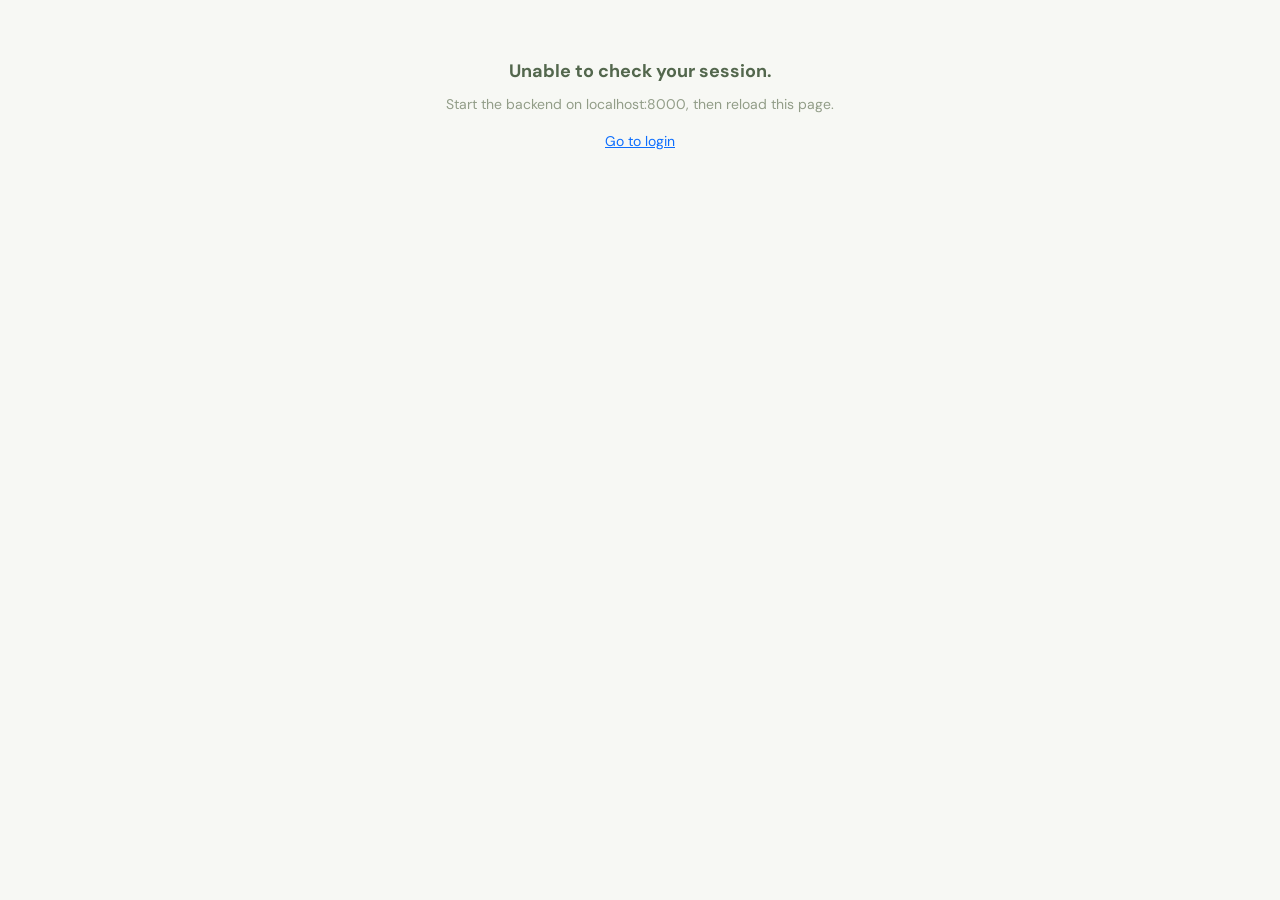
<file: frontend/index.html>
<!doctype html>
<html lang="en" class="auth-checking">
<head>
  <meta charset="utf-8">
  <meta name="viewport" content="width=device-width, initial-scale=1">
  <meta name="theme-color" content="#214e42">
  <title>Taskwell — Your everyday, organized</title>
  <link href="https://cdn.jsdelivr.net/npm/bootstrap@5.3.3/dist/css/bootstrap.min.css" rel="stylesheet">
  <link href="css/style.css" rel="stylesheet">
  <link href="css/auth.css" rel="stylesheet">
</head>
<body>
  <div class="app-shell">
    <aside class="sidebar">
      <a class="brand" href="index.html"><span class="brand-icon">✓</span> taskwell<span class="brand-dot">.</span></a>
      <div class="workspace-label">PERSONAL WORKSPACE</div>
      <nav aria-label="Task views" class="view-nav">
        <button class="nav-item active" data-view="all"><span>▦ &nbsp; All tasks</span><span id="nav-count">0</span></button>
        <button class="nav-item" data-view="today"><span>◷ &nbsp; Today</span></button>
        <button class="nav-item" data-view="upcoming"><span>▤ &nbsp; Upcoming</span></button>
        <button class="nav-item" data-view="completed"><span>✓ &nbsp; Completed</span></button>
      </nav>
      <div class="sidebar-note"><span class="note-spark">✳</span><h2>A little progress,<br>every day.</h2><p>Make room for what matters.<br>One task at a time.</p></div>
      <div class="storage-note"><span></span> Saved on this browser</div>
    </aside>
    <main>
      <header class="topbar"><span>Your everyday, organized.</span><div class="profile"><span id="header-date"></span><span class="account-name"></span><button id="logout" class="logout-button">Log out</button><span id="account-error" role="alert"></span></div></header>
      <div class="main-content">
        <section class="page-heading"><div><div class="eyebrow">LET’S MAKE THINGS HAPPEN</div><h1 id="view-title">All tasks<span>.</span></h1><p id="view-description">A clear mind starts with a little organization.</p></div><button class="btn btn-green" id="add-task">＋ &nbsp; New task</button></section>
        <section class="stats-grid" aria-label="Task summary">
          <article class="stat-card"><div><span>Total tasks</span><strong id="stat-total">0</strong></div><span class="stat-icon">▦</span></article>
          <article class="stat-card"><div><span>In progress</span><strong id="stat-active">0</strong></div><span class="stat-icon amber">◷</span></article>
          <article class="stat-card"><div><span>Completed</span><strong id="stat-done">0</strong></div><span class="stat-icon">✓</span></article>
          <article class="stat-card progress-card"><div><span>Your progress</span><strong id="stat-progress">0<span>%</span></strong><div class="progress-track"><div id="progress-fill"></div></div></div><span class="stat-icon">↗</span></article>
        </section>
        <section class="task-panel" aria-label="Tasks">
          <div class="panel-heading"><h2>Your task list <span id="list-count">0 tasks</span></h2><span class="small-note">Small steps. Big things.</span></div>
          <div class="toolbar"><div class="filter-tabs" role="group" aria-label="Filter by status"><button class="active" data-status="all">All</button><button data-status="active">Active</button><button data-status="completed">Completed</button></div><div class="search-sort"><input id="search" type="search" class="form-control" placeholder="Search tasks…" aria-label="Search tasks"><select id="sort" class="form-select" aria-label="Sort tasks"><option value="newest">Newest first</option><option value="due">Due date</option><option value="priority">Priority</option></select></div></div>
          <div class="list-labels"><span>TASK</span><span>PRIORITY</span><span>DUE DATE</span><span></span></div>
          <div id="task-list"></div>
          <div class="panel-footer"><span id="remaining-count">0 tasks left</span><button id="clear-completed">Clear completed</button></div>
        </section>
        <footer class="page-footer"><span>Less overwhelm. More getting things done.</span><span>Made for a more focused you <span class="footer-star">✳</span></span></footer>
      </div>
    </main>
  </div>
  <div class="modal fade" id="task-modal" tabindex="-1" aria-labelledby="modal-title" aria-hidden="true"><div class="modal-dialog modal-dialog-centered"><div class="modal-content"><form id="task-form"><div class="modal-header"><h2 class="modal-title fs-5" id="modal-title">New task</h2><button type="button" class="btn-close" data-bs-dismiss="modal" aria-label="Close"></button></div><div class="modal-body"><label class="form-label" for="task-title">Task title <span class="text-danger">*</span></label><input id="task-title" class="form-control mb-3" required maxlength="120" placeholder="What would you like to get done?"><label class="form-label" for="task-notes">Notes</label><textarea id="task-notes" class="form-control mb-3" maxlength="500" rows="3" placeholder="Add a little detail (optional)"></textarea><div class="row"><div class="col-sm-6 mb-3"><label class="form-label" for="task-priority">Priority</label><select id="task-priority" class="form-select"><option value="low">Low</option><option value="medium" selected>Medium</option><option value="high">High</option></select></div><div class="col-sm-6 mb-3"><label class="form-label" for="task-due">Due date</label><input id="task-due" class="form-control" type="date" min="0001-01-01" max="9999-12-31"></div></div></div><div class="modal-footer"><button type="button" class="btn btn-light" data-bs-dismiss="modal">Cancel</button><button class="btn btn-green" type="submit">Save task</button></div></form></div></div></div>
  <div id="announcement" class="visually-hidden" role="status" aria-live="polite"></div>
  <div id="storage-error" role="alert" hidden></div>
  <script src="https://code.jquery.com/jquery-3.7.1.min.js"></script>
  <script src="https://cdn.jsdelivr.net/npm/bootstrap@5.3.3/dist/js/bootstrap.bundle.min.js"></script>
  <script src="js/config.js?v=2"></script>
  <script src="js/session.js"></script>
  <script src="js/app.js"></script>
</body>
</html>
</file>
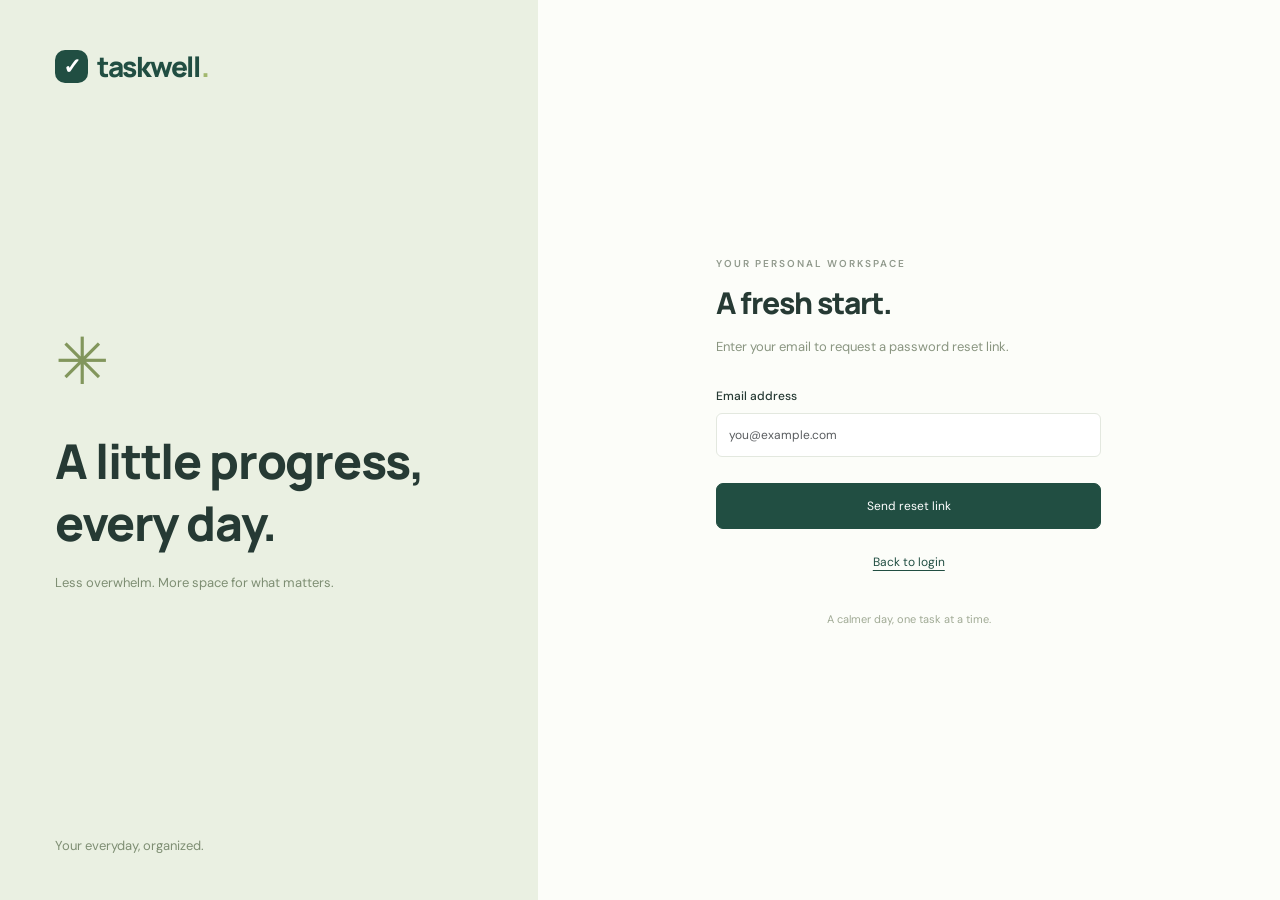
<file: frontend/forgot-password.html>
<!doctype html>
<html lang="en">
<head>
  <meta charset="utf-8"><meta name="viewport" content="width=device-width, initial-scale=1">
  <meta name="referrer" content="no-referrer">
  <title>A fresh start. · Taskwell</title>
  <link href="https://cdn.jsdelivr.net/npm/bootstrap@5.3.3/dist/css/bootstrap.min.css" rel="stylesheet">
  <link href="css/style.css" rel="stylesheet"><link href="css/auth.css" rel="stylesheet">
</head>
<body class="auth-page" data-auth-mode="forgot-password">
  <main class="auth-layout">
    <section class="auth-story"><a href="login.html" class="brand"><span class="brand-icon">✓</span> taskwell<span class="brand-dot">.</span></a><div><span class="note-spark">✳</span><h1>A little progress,<br>every day.</h1><p>Less overwhelm. More space for what matters.</p></div><span>Your everyday, organized.</span></section>
    <section class="auth-form-panel"><div class="auth-card"><div class="eyebrow">YOUR PERSONAL WORKSPACE</div><h2>A fresh start.</h2><p class="auth-description">Enter your email to request a password reset link.</p>
      <div id="auth-message" role="status" aria-live="polite" hidden></div>
      <form id="auth-form"><label class="form-label" for="email">Email address</label><input id="email" name="email" class="form-control mb-3" type="email" autocomplete="email" required maxlength="254" placeholder="you@example.com"><button class="btn btn-green w-100" type="submit">Send reset link</button></form>
      <nav class="auth-links" aria-label="Account"><a href="login.html">Back to login</a></nav>
      <p class="auth-footnote">A calmer day, one task at a time.</p>
    </div></section>
  </main>
  <script src="https://code.jquery.com/jquery-3.7.1.min.js"></script>
  <script src="js/config.js?v=2"></script><script src="js/auth.js"></script>
</body>
</html>
</file>
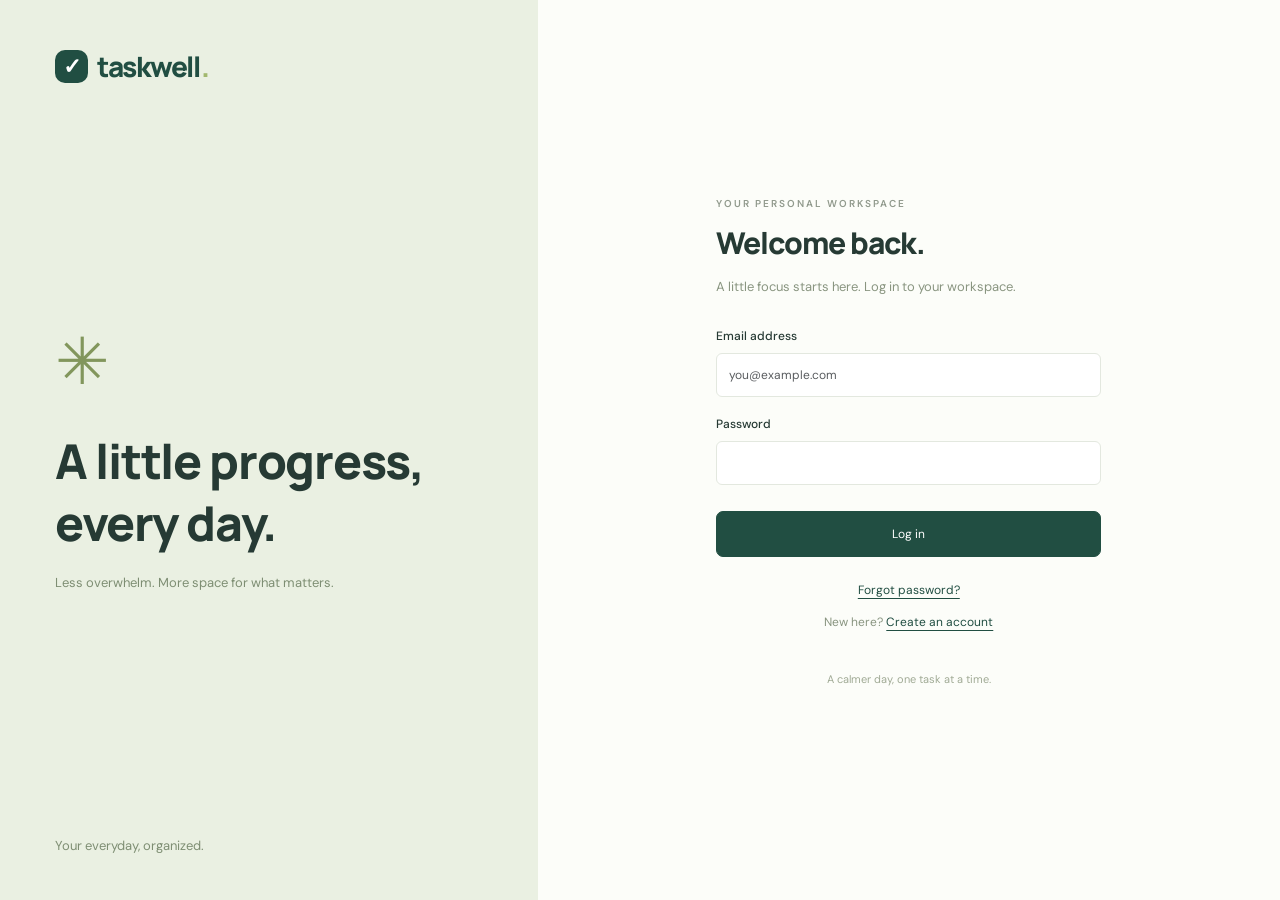
<file: frontend/login.html>
<!doctype html>
<html lang="en">
<head>
  <meta charset="utf-8"><meta name="viewport" content="width=device-width, initial-scale=1">
  <meta name="referrer" content="no-referrer">
  <title>Welcome back. · Taskwell</title>
  <link href="https://cdn.jsdelivr.net/npm/bootstrap@5.3.3/dist/css/bootstrap.min.css" rel="stylesheet">
  <link href="css/style.css" rel="stylesheet"><link href="css/auth.css" rel="stylesheet">
</head>
<body class="auth-page" data-auth-mode="login">
  <main class="auth-layout">
    <section class="auth-story"><a href="login.html" class="brand"><span class="brand-icon">✓</span> taskwell<span class="brand-dot">.</span></a><div><span class="note-spark">✳</span><h1>A little progress,<br>every day.</h1><p>Less overwhelm. More space for what matters.</p></div><span>Your everyday, organized.</span></section>
    <section class="auth-form-panel"><div class="auth-card"><div class="eyebrow">YOUR PERSONAL WORKSPACE</div><h2>Welcome back.</h2><p class="auth-description">A little focus starts here. Log in to your workspace.</p>
      <div id="auth-message" role="status" aria-live="polite" hidden></div>
      <form id="auth-form"><label class="form-label" for="email">Email address</label><input id="email" name="email" class="form-control mb-3" type="email" autocomplete="email" required maxlength="254" placeholder="you@example.com"><label class="form-label" for="password">Password</label><input id="password" name="password" class="form-control mb-3" type="password" autocomplete="current-password" required minlength="1" maxlength="128"><button class="btn btn-green w-100" type="submit">Log in</button></form>
      <nav class="auth-links" aria-label="Account"><a href="forgot-password.html">Forgot password?</a><span>New here? <a href="signup.html">Create an account</a></span></nav>
      <p class="auth-footnote">A calmer day, one task at a time.</p>
    </div></section>
  </main>
  <script src="https://code.jquery.com/jquery-3.7.1.min.js"></script>
  <script src="js/config.js?v=2"></script><script src="js/auth.js"></script>
</body>
</html>
</file>
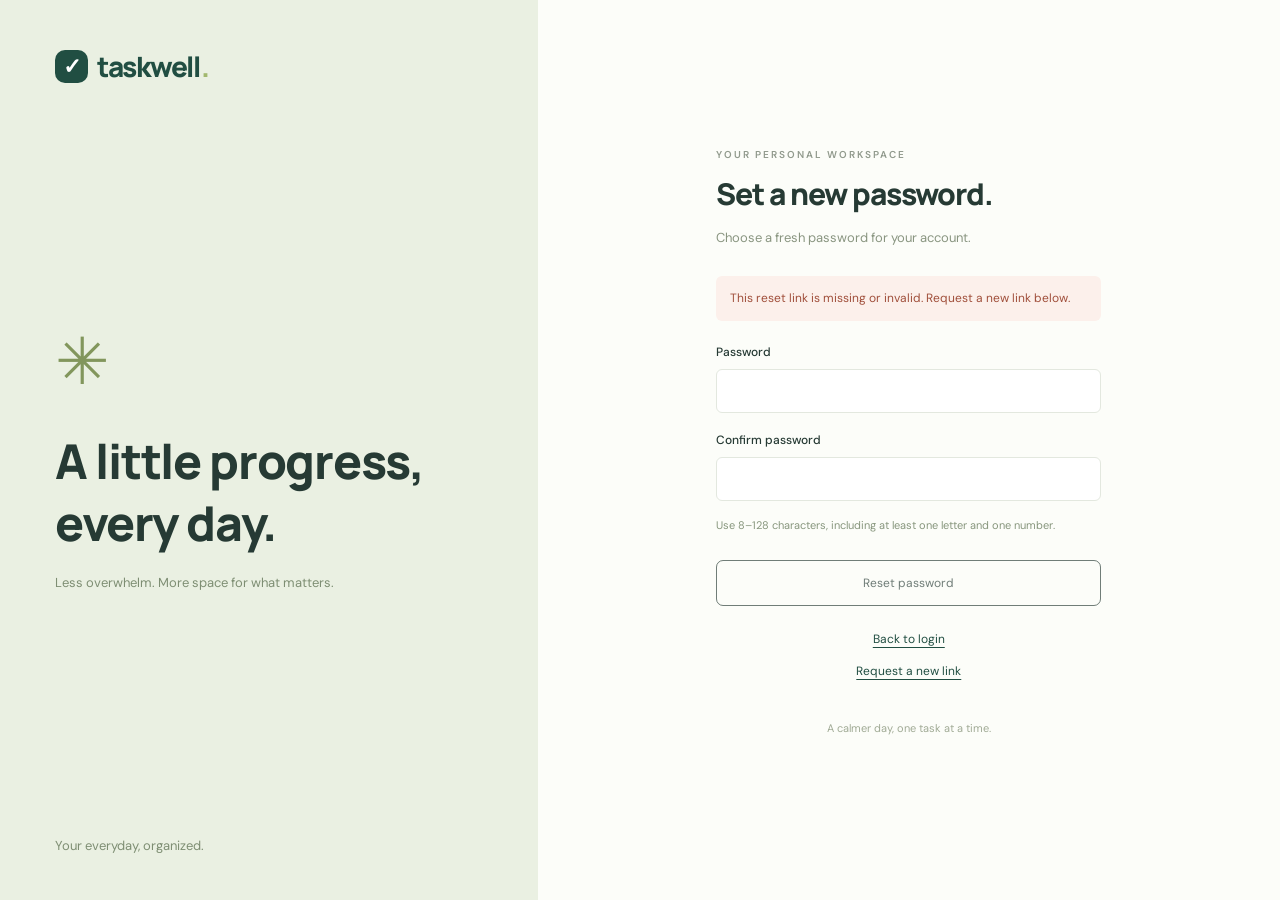
<file: frontend/reset-password.html>
<!doctype html>
<html lang="en">
<head>
  <meta charset="utf-8"><meta name="viewport" content="width=device-width, initial-scale=1">
  <meta name="referrer" content="no-referrer">
  <title>Set a new password. · Taskwell</title>
  <link href="https://cdn.jsdelivr.net/npm/bootstrap@5.3.3/dist/css/bootstrap.min.css" rel="stylesheet">
  <link href="css/style.css" rel="stylesheet"><link href="css/auth.css" rel="stylesheet">
</head>
<body class="auth-page" data-auth-mode="reset-password">
  <main class="auth-layout">
    <section class="auth-story"><a href="login.html" class="brand"><span class="brand-icon">✓</span> taskwell<span class="brand-dot">.</span></a><div><span class="note-spark">✳</span><h1>A little progress,<br>every day.</h1><p>Less overwhelm. More space for what matters.</p></div><span>Your everyday, organized.</span></section>
    <section class="auth-form-panel"><div class="auth-card"><div class="eyebrow">YOUR PERSONAL WORKSPACE</div><h2>Set a new password.</h2><p class="auth-description">Choose a fresh password for your account.</p>
      <div id="auth-message" role="status" aria-live="polite" hidden></div>
      <form id="auth-form"><label class="form-label" for="password">Password</label><input id="password" name="password" class="form-control mb-3" type="password" autocomplete="new-password" required minlength="8" maxlength="128"><label class="form-label" for="confirm_password">Confirm password</label><input id="confirm_password" name="confirm_password" class="form-control mb-3" type="password" autocomplete="new-password" required minlength="8" maxlength="128"><p class="password-hint">Use 8–128 characters, including at least one letter and one number.</p><button class="btn btn-green w-100" type="submit">Reset password</button></form>
      <nav class="auth-links" aria-label="Account"><a href="login.html">Back to login</a><a href="forgot-password.html">Request a new link</a></nav>
      <p class="auth-footnote">A calmer day, one task at a time.</p>
    </div></section>
  </main>
  <script src="https://code.jquery.com/jquery-3.7.1.min.js"></script>
  <script src="js/config.js?v=2"></script><script src="js/auth.js"></script>
</body>
</html>
</file>
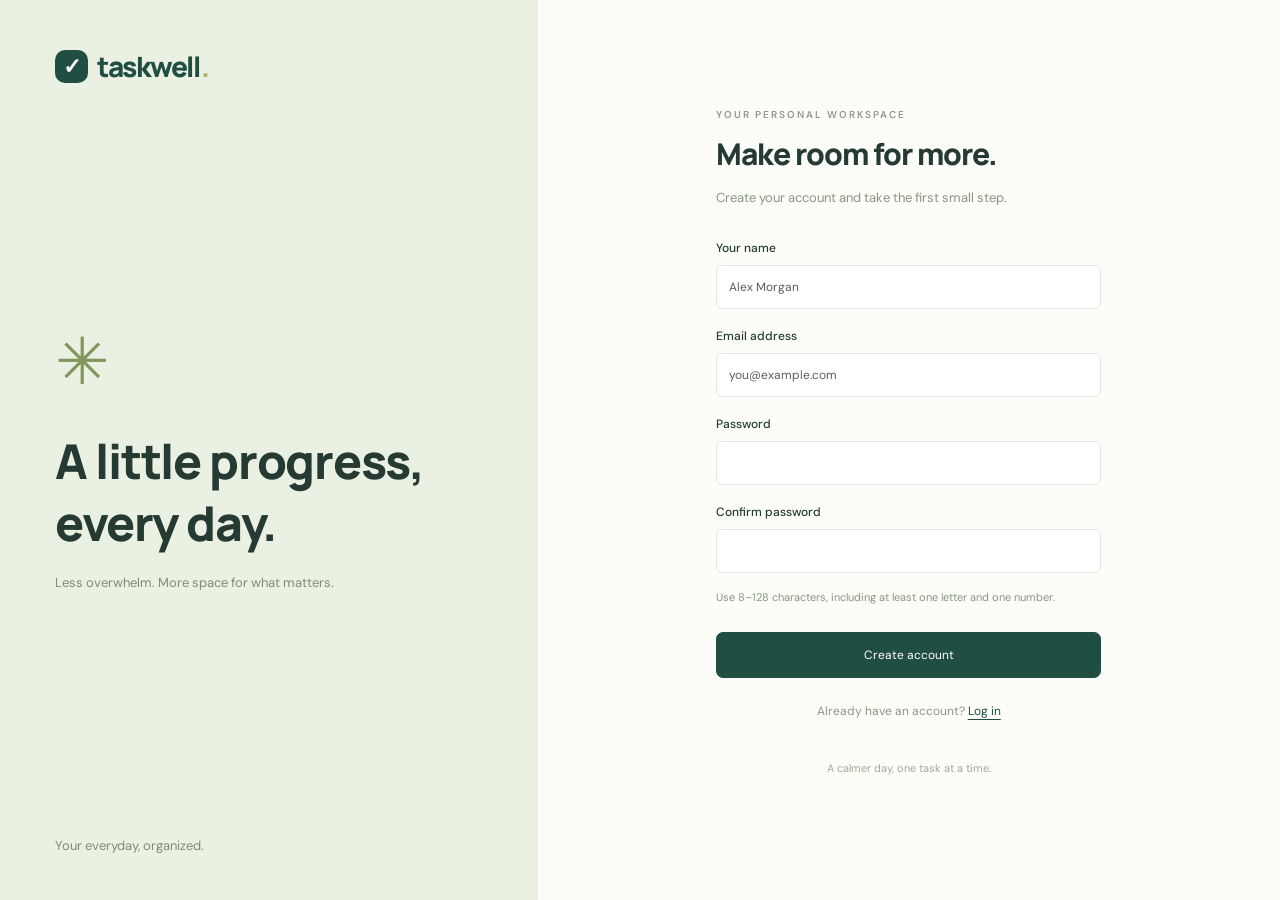
<file: frontend/signup.html>
<!doctype html>
<html lang="en">
<head>
  <meta charset="utf-8"><meta name="viewport" content="width=device-width, initial-scale=1">
  <meta name="referrer" content="no-referrer">
  <title>Make room for more. · Taskwell</title>
  <link href="https://cdn.jsdelivr.net/npm/bootstrap@5.3.3/dist/css/bootstrap.min.css" rel="stylesheet">
  <link href="css/style.css" rel="stylesheet"><link href="css/auth.css" rel="stylesheet">
</head>
<body class="auth-page" data-auth-mode="signup">
  <main class="auth-layout">
    <section class="auth-story"><a href="login.html" class="brand"><span class="brand-icon">✓</span> taskwell<span class="brand-dot">.</span></a><div><span class="note-spark">✳</span><h1>A little progress,<br>every day.</h1><p>Less overwhelm. More space for what matters.</p></div><span>Your everyday, organized.</span></section>
    <section class="auth-form-panel"><div class="auth-card"><div class="eyebrow">YOUR PERSONAL WORKSPACE</div><h2>Make room for more.</h2><p class="auth-description">Create your account and take the first small step.</p>
      <div id="auth-message" role="status" aria-live="polite" hidden></div>
      <form id="auth-form"><label class="form-label" for="name">Your name</label><input id="name" name="name" class="form-control mb-3" autocomplete="name" required minlength="2" maxlength="80" placeholder="Alex Morgan"><label class="form-label" for="email">Email address</label><input id="email" name="email" class="form-control mb-3" type="email" autocomplete="email" required maxlength="254" placeholder="you@example.com"><label class="form-label" for="password">Password</label><input id="password" name="password" class="form-control mb-3" type="password" autocomplete="new-password" required minlength="8" maxlength="128"><label class="form-label" for="confirm_password">Confirm password</label><input id="confirm_password" name="confirm_password" class="form-control mb-3" type="password" autocomplete="new-password" required minlength="8" maxlength="128"><p class="password-hint">Use 8–128 characters, including at least one letter and one number.</p><button class="btn btn-green w-100" type="submit">Create account</button></form>
      <nav class="auth-links" aria-label="Account"><span>Already have an account? <a href="login.html">Log in</a></span></nav>
      <p class="auth-footnote">A calmer day, one task at a time.</p>
    </div></section>
  </main>
  <script src="https://code.jquery.com/jquery-3.7.1.min.js"></script>
  <script src="js/config.js?v=2"></script><script src="js/auth.js"></script>
</body>
</html>
</file>
<file: frontend/css/style.css>
@import url('https://fonts.googleapis.com/css2?family=DM+Sans:wght@400;500;600;700&family=Manrope:wght@400;500;600;700;800&display=swap');
:root{--green:#214e42;--ink:#263a34;--muted:#87908b;--border:#e9ece6;--paper:#f7f8f4}*{box-sizing:border-box}body{margin:0;color:var(--ink);background:var(--paper);font-family:'DM Sans',sans-serif;font-size:14px}button,input,select,textarea{font:inherit}button,a,input,select,textarea{touch-action:manipulation}button:focus-visible,a:focus-visible{outline:3px solid #9dbb86;outline-offset:3px}.app-shell{display:flex;min-height:100vh}.sidebar{width:242px;flex-shrink:0;background:#fff;border-right:1px solid var(--border);padding:39px 24px 24px;display:flex;flex-direction:column}.brand{text-decoration:none;color:var(--green);font-family:Manrope,sans-serif;font-size:28px;font-weight:800;letter-spacing:-1.3px;display:flex;align-items:center;gap:9px}.brand-icon{font-size:22px;background:var(--green);color:white;border-radius:10px;width:33px;height:33px;text-align:center;line-height:33px}.brand-dot{color:#a2b86e;margin-left:-8px}.workspace-label{font-size:10px;letter-spacing:1.8px;color:#979e97;margin:54px 10px 18px}.view-nav{display:grid;gap:8px}.nav-item{border:0;background:transparent;color:#79827b;display:flex;justify-content:space-between;text-align:left;align-items:center;padding:13px 15px;border-radius:7px;font-weight:500}.nav-item.active{color:var(--green);background:#edf2e8}.nav-item #nav-count{background:#dce7d3;border-radius:5px;padding:1px 7px;font-size:11px}.sidebar-note{margin-top:auto;padding:25px 16px 23px;background:#f5f6ee;border-radius:9px}.note-spark{font-size:38px;color:#82965c}.sidebar-note h2{font-family:Manrope,sans-serif;font-size:19px;line-height:1.5;font-weight:700;margin:10px 0}.sidebar-note p{font-size:12px;line-height:1.9;color:#8b9384;margin:0}.storage-note{font-size:10px;color:#959c94;margin:24px 4px 0;display:flex;align-items:center;gap:7px}.storage-note span{width:6px;height:6px;background:#8ba979;border-radius:50%}main{flex:1;min-width:0}.topbar{height:88px;border-bottom:1px solid var(--border);display:flex;align-items:center;justify-content:space-between;padding:0 46px;color:#8b928b;font-size:12px}.profile{display:flex;gap:22px;align-items:center}.avatar{border:1px solid #d9e1ce;background:#ecf0e4;color:#617250;border-radius:50%;width:35px;height:35px;display:grid;place-items:center;font-size:9px;font-weight:700}.main-content{max-width:1280px;margin:auto;padding:45px 46px}.page-heading{display:flex;align-items:center;justify-content:space-between;margin-bottom:33px}.eyebrow{font-size:10px;letter-spacing:2px;color:#919a8d;font-weight:600}h1{font-family:Manrope,sans-serif;font-size:36px;letter-spacing:-1.3px;font-weight:800;margin:9px 0 10px}h1 span{color:#9aac77}.page-heading p{color:#8b948c;margin:0;font-size:13px}.btn-green{background:var(--green);color:#fff;border:1px solid var(--green);font-size:12px;padding:12px 20px;border-radius:7px}.btn-green:hover,.btn-green:focus{background:#173c32;color:#fff}.stats-grid{display:grid;grid-template-columns:repeat(4,1fr);gap:17px;margin-bottom:33px}.stat-card{background:#fff;border:1px solid var(--border);border-radius:10px;min-height:124px;padding:23px 21px;display:flex;justify-content:space-between;gap:10px}.stat-card div>span{font-size:11px;color:#879085}.stat-card strong{display:block;font-family:Manrope,sans-serif;font-size:30px;font-weight:700;line-height:1.4;margin-top:7px}.stat-icon{border-radius:9px;background:#edf3e9;color:#739569;width:33px;height:33px;display:grid;place-items:center;font-size:19px}.stat-icon.amber{background:#fcf4e3;color:#c1a063}.progress-card{background:#edf2e7}.progress-card>div{flex:1}.progress-card strong span{font-size:17px;color:#718265;margin-left:2px}.progress-track{height:4px;background:#dce5d4;border-radius:4px;margin-top:7px;overflow:hidden}.progress-track div{height:100%;background:#76965d;transition:width .2s}.task-panel{background:#fff;border:1px solid var(--border);border-radius:11px;overflow:hidden}.panel-heading{display:flex;align-items:center;justify-content:space-between;padding:25px 25px 21px}h2{margin:0}.panel-heading h2{font-family:Manrope,sans-serif;font-size:15px;font-weight:700}.panel-heading h2 span{margin-left:10px;background:#f1f3ec;border-radius:5px;padding:4px 8px;font-family:'DM Sans',sans-serif;font-size:10px;font-weight:400;color:#859078}.small-note{font-size:11px;color:#a1a79e}.toolbar{padding:0 25px 22px;display:flex;justify-content:space-between;gap:16px}.filter-tabs{display:flex;padding:4px;border:1px solid var(--border);background:#f8f9f5;border-radius:7px}.filter-tabs button{border:0;border-radius:5px;background:transparent;padding:6px 14px;font-size:11px;color:#939b90}.filter-tabs button.active{background:white;color:var(--green);box-shadow:0 1px 4px #263a3410}.search-sort{display:flex;gap:10px}.search-sort .form-control{width:190px}.search-sort .form-select{width:135px}.form-control,.form-select{border-color:#e3e8df;font-size:12px;padding-top:10px;padding-bottom:10px}.form-control:focus,.form-select:focus{border-color:#8eab80;box-shadow:0 0 0 3px #87a77b20}.list-labels,.task-row{display:grid;grid-template-columns:minmax(0,1fr) 100px 115px 60px;gap:15px;align-items:center;padding:0 25px}.list-labels{background:#fafbf8;border-top:1px solid var(--border);border-bottom:1px solid var(--border);height:39px;font-size:9px;letter-spacing:1.5px;color:#9aa293}.task-row{min-height:88px;border-bottom:1px solid #eff1eb}.task-main{display:flex;align-items:center;gap:14px;min-width:0}.task-check{width:18px;height:18px;accent-color:var(--green);cursor:pointer;flex-shrink:0}.task-copy{min-width:0}.task-title{font-size:13px;font-weight:500;overflow-wrap:anywhere}.task-notes{font-size:11px;color:#9aA192;margin-top:5px;overflow-wrap:anywhere}.task-row.done .task-title{text-decoration:line-through;color:#a2a99d}.badge-priority{font-size:10px;padding:5px 9px;border-radius:5px;display:inline-block;width:fit-content;text-transform:capitalize}.priority-high{color:#b46d5d;background:#fcf0eb}.priority-medium{color:#ac9148;background:#faf5e5}.priority-low{color:#6f9165;background:#edf4e9}.due-date{font-size:11px;color:#8c9687}.due-date.overdue{color:#bb7561}.task-actions{display:flex;gap:5px}.icon-btn{border:0;background:transparent;color:#a2ac9b;padding:5px;font-size:15px;border-radius:4px}.icon-btn:hover{color:var(--green);background:#f0f4ec}.delete-task:hover{color:#b86d5b}.panel-footer{display:flex;justify-content:space-between;padding:18px 25px;font-size:11px;color:#9ba393}.panel-footer button{background:none;border:0;color:#929d88;font-size:11px}.panel-footer button:disabled{opacity:.4;cursor:default}.empty-state{text-align:center;padding:58px 20px;color:#929d88}.empty-state strong{display:block;color:#53674d;font-size:18px;margin-bottom:9px}.page-footer{display:flex;justify-content:space-between;gap:15px;margin-top:28px;font-size:10px;color:#a5ad9e}.footer-star{font-size:19px;color:#a0ae84;vertical-align:middle;margin-left:6px}.modal-content{border:0;border-radius:13px}.modal-header,.modal-footer{border-color:var(--border);padding:20px 24px}.modal-body{padding:24px}.form-label{font-size:12px;font-weight:500}#storage-error{position:fixed;bottom:20px;left:50%;transform:translateX(-50%);padding:15px 22px;background:#7d4437;color:white;border-radius:7px;z-index:1100;max-width:90%}@media(min-width:1450px){.main-content{padding-top:60px}.task-row{min-height:96px}}@media(max-width:1100px){.sidebar{width:205px;padding-left:18px;padding-right:18px}.main-content{padding:32px 25px}.topbar{padding:0 25px}.toolbar{flex-wrap:wrap}.stats-grid{gap:10px}.stat-card{padding:18px 14px}.search-sort{flex:1;justify-content:flex-end}}@media(max-width:760px){.app-shell{display:block}.sidebar{width:100%;padding:18px 20px;border-right:0;border-bottom:1px solid var(--border)}.brand{font-size:24px}.workspace-label,.sidebar-note,.storage-note{display:none}.view-nav{display:flex;overflow:auto;gap:4px;margin-top:18px}.nav-item{white-space:nowrap;padding:10px;font-size:12px;gap:9px}.topbar{height:61px;padding:0 20px}.profile{gap:10px}.main-content{padding:28px 18px}.page-heading{gap:15px}.eyebrow{font-size:8px}h1{font-size:30px}.page-heading p{font-size:11px}.btn-green{padding:10px 13px;white-space:nowrap}.stats-grid{grid-template-columns:repeat(2,1fr);margin-bottom:24px}.stat-card{min-height:110px}.small-note{display:none}.panel-heading{padding:22px 16px}.toolbar{padding:0 16px 18px}.search-sort{width:100%;flex:auto}.search-sort .form-control{width:100%}.search-sort .form-select{width:135px;flex-shrink:0}.list-labels{display:none}.task-row{grid-template-columns:minmax(0,1fr) auto;gap:8px;padding:18px 16px}.task-main{grid-column:1;grid-row:1 / 3}.task-row .badge-priority{grid-column:2;justify-self:end}.due-date{grid-column:2;text-align:right}.task-actions{grid-column:2;justify-content:flex-end}.panel-footer{padding:18px 16px}.page-footer{font-size:9px;flex-wrap:wrap}.task-title{font-size:12px}}

.task-tools{display:flex;flex-wrap:wrap;gap:8px;padding:16px 25px 0}.task-tools .btn{font-size:12px}button:disabled{cursor:wait;opacity:.55}

.task-status{margin:0;padding:0 25px;color:var(--green);font-size:12px}.task-status:not(:empty){padding-top:12px;padding-bottom:12px}
</file>
<file: frontend/css/auth.css>
.auth-page{min-height:100vh}.auth-layout{display:grid;grid-template-columns:42% 58%;min-height:100vh}.auth-story{background:#eaf0e2;padding:45px 55px;display:flex;flex-direction:column;justify-content:space-between}.auth-story h1{font-size:48px;line-height:1.3;margin:18px 0}.auth-story p,.auth-story>span{color:#7e8e73;font-size:13px}.auth-story .note-spark{font-size:65px}.auth-form-panel{display:flex;align-items:center;justify-content:center;padding:45px 25px;background:#fcfdf9}.auth-card{width:100%;max-width:385px}.auth-card h2{font-family:Manrope,sans-serif;font-size:30px;letter-spacing:-1px;font-weight:800;margin:14px 0}.auth-description{color:#899580;font-size:13px;line-height:1.8;margin-bottom:27px}.auth-card .form-control{background:#fff;padding:12px}.auth-card .btn{margin-top:10px;padding:13px}.auth-links{display:grid;gap:14px;font-size:12px;text-align:center;margin-top:24px;color:#899580}.auth-links a{color:var(--green);text-underline-offset:4px}.auth-footnote{text-align:center;font-size:11px;color:#a0aa95;margin-top:40px}.password-hint{font-size:11px;color:#87967d;line-height:1.6}#auth-message{padding:12px 14px;border-radius:6px;background:#edf2e7;color:#325740;font-size:12px;line-height:1.7;margin-bottom:20px;white-space:pre-line}#auth-message.error{background:#fcf0eb;color:#a04f3b}.account-name{color:var(--green);font-weight:600}.logout-button{border:1px solid #dce4d5;border-radius:5px;background:#fff;padding:7px 12px;color:var(--green);font-size:11px}#account-error{font-size:11px;color:#a04f3b}.auth-checking .app-shell{visibility:hidden}@media(max-width:760px){.auth-layout{grid-template-columns:1fr}.auth-story{padding:25px}.auth-story>div,.auth-story>span{display:none}.auth-form-panel{padding:40px 24px}.auth-card h2{font-size:27px}.auth-checking .app-shell{visibility:hidden}.profile{flex-wrap:wrap}#header-date{display:none}}
.topbar{min-height:88px;height:auto;gap:12px;padding-top:12px;padding-bottom:12px}.profile{min-width:0;justify-content:flex-end}.account-name{display:inline-block;max-width:160px;overflow:hidden;text-overflow:ellipsis;white-space:nowrap}.topbar>span{min-width:0}#account-error{overflow-wrap:anywhere}@media(max-width:760px){.topbar{min-height:61px}.account-name{max-width:85px}.topbar>span{font-size:10px}}
</file>
